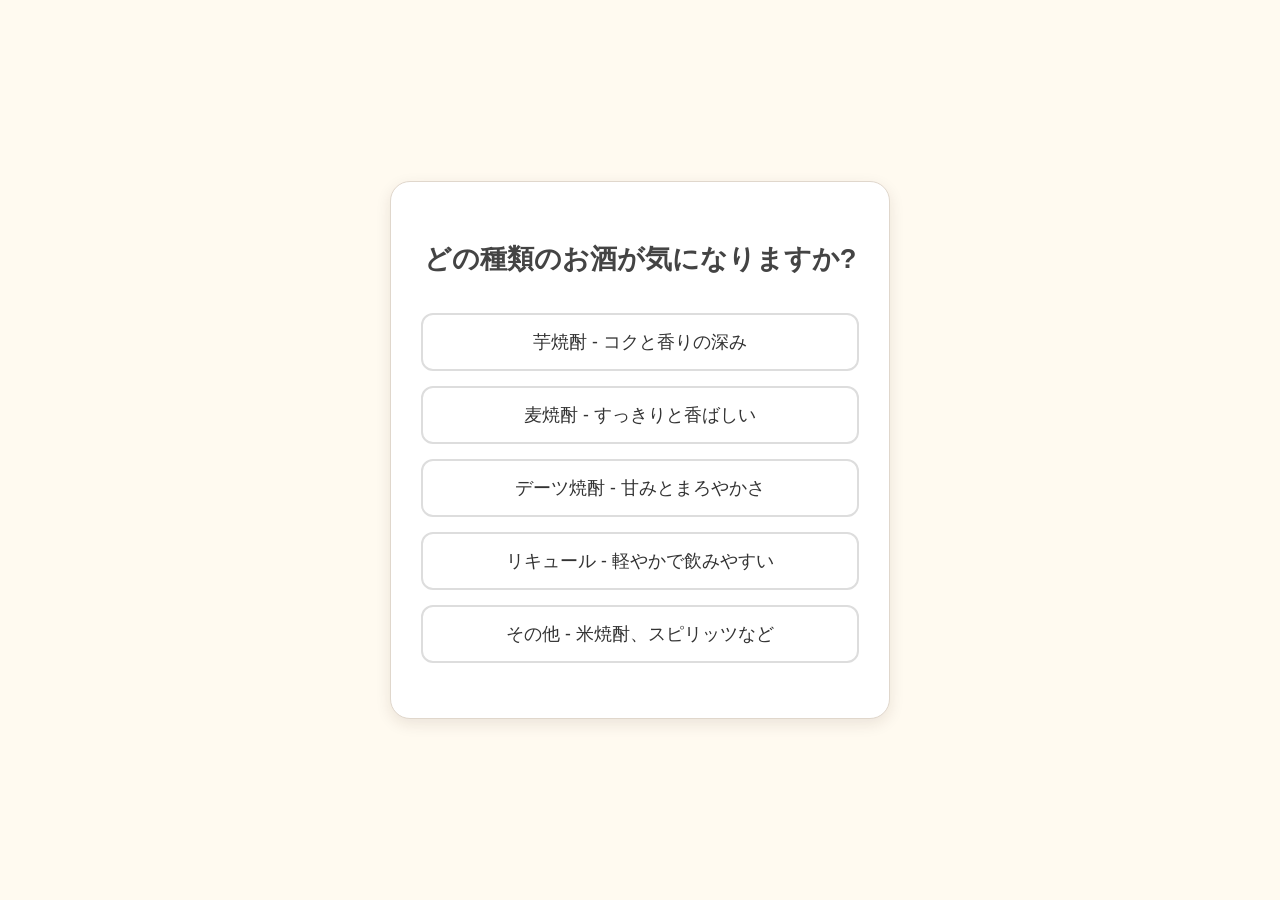
<file: templates/select.html>
<!DOCTYPE html>
<html lang="ja">
<head>
  <meta charset="UTF-8">
  <meta name="viewport" content="width=device-width, initial-scale=1.0">
  <title>おすすめ焼酎診断</title>
  <link rel="stylesheet" href="/static/style.css">
</head>
<body class="index">
  <div class="container">
    <h1>どの種類のお酒が気になりますか?</h1>
    <a class="choice-btn" href="/volume?type=芋焼酎">芋焼酎 - コクと香りの深み</a>
    <a class="choice-btn" href="/volume?type=麦焼酎">麦焼酎 - すっきりと香ばしい</a>
    <a class="choice-btn" href="/volume?type=デーツ焼酎">デーツ焼酎 - 甘みとまろやかさ</a>
    <a class="choice-btn" href="/volume?type=リキュール">リキュール - 軽やかで飲みやすい</a>
    <a class="choice-btn" href="/volume?type=その他">その他 - 米焼酎、スピリッツなど</a>
  </div>
</body>
</html>
</file>
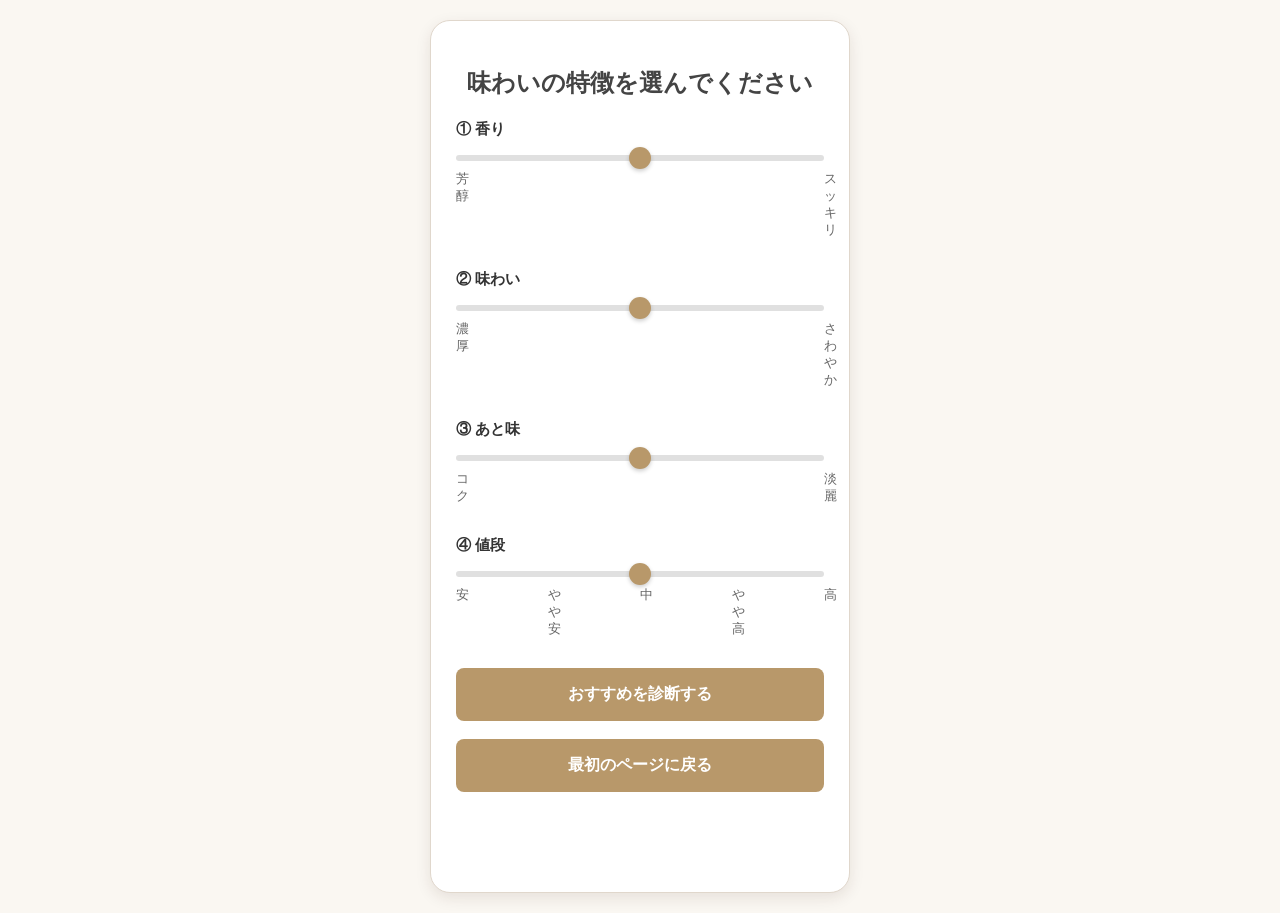
<file: templates/taste.html>
<!DOCTYPE html>
<html lang="ja">
<head>
  <meta charset="UTF-8">
  <meta name="viewport" content="width=device-width, initial-scale=1.0">
  <title>おすすめ焼酎診断</title>
  <link rel="stylesheet" href="/static/style.css">
  <link rel="stylesheet" href="/static/taste_design.css">
</head>
<body class="taste">
  <div class="container">
    <h1 id="title">味わいの特徴を選んでください</h1>

    <div class="question">
      <label for="aroma">① 香り</label>
      <input type="range" id="aroma" class="slider" min="1" max="5" value="3">
      <div class="ticks">
        <span>芳醇</span><span> </span><span> </span><span> </span><span>スッキリ</span>
      </div>
    </div>

    <div class="question">
      <label for="taste">② 味わい</label>
      <input type="range" id="taste" class="slider" min="1" max="5" value="3">
      <div class="ticks">
        <span>濃厚</span><span> </span><span> </span><span> </span><span>さわやか</span>
      </div>
    </div>

    <div class="question">
      <label for="aftertaste">③ あと味</label>
      <input type="range" id="aftertaste" class="slider" min="1" max="5" value="3">
      <div class="ticks">
        <span>コク</span><span> </span><span> </span><span> </span><span>淡麗</span>
      </div>
    </div>

    <div class="question">
      <label for="price">④ 値段</label>
      <input type="range" id="price" class="slider" min="1" max="5" step="1" value="3">
      <div class="ticks">
        <span>安</span><span>やや安</span><span>中</span><span>やや高</span><span>高</span>
      </div>
    </div>

    <button class="btn" onclick="showResult()">おすすめを診断する</button>
    <button class="btn" onclick="goBack()">最初のページに戻る</button>

    <div class="result" id="result"></div>
  </div>

  <script>
    let drinks = [];

    // URLから選んだ種類を取得
    const params = new URLSearchParams(window.location.search);
    const type = params.get("type");
    const volume = params.get("volume");

    if (type) {
      document.getElementById("title").textContent = type + " の味わい診断";
    }

    // 価格スコア（安い→高いを1〜5で平準化）
    function priceToScore(price) {
      const p = Number(price);
      if (p <= 1000) return 1;
      if (p <= 2000) return 2;
      if (p <= 3000) return 3;
      if (p <= 4500) return 4;
      return 5;
    }

    function priceLabel(score) {
      if (score <= 1) return "安い";
      if (score === 2) return "やや安い";
      if (score === 3) return "ふつう";
      if (score === 4) return "やや高い";
      return "高い";
    }

    // JSONから銘柄データを読み込み
    fetch('/static/drinks_data.json')
      .then(res => res.json())
      .then(data => {
        drinks = data.map(d => ({
          ...d,
          price_score: d.price_score ?? priceToScore(d.price),
          imageUrl: `/static/images/${d.image}`,
          link: d.link || ''
        }));
      })
      .catch(err => {
        console.error('データ読み込みに失敗しました', err);
      });

    // 距離を計算して一番近い銘柄を出す
    function showResult() {
      if (!drinks.length) {
        document.getElementById("result").textContent = "データ読み込み中です。少し待ってから再度お試しください。";
        return;
      }

      const aroma = parseInt(document.getElementById("aroma").value);
      const taste = parseInt(document.getElementById("taste").value);
      const aftertaste = parseInt(document.getElementById("aftertaste").value);
      const pricePref = parseInt(document.getElementById("price").value);

      const userVector = [aroma, taste, aftertaste, pricePref];

      // 種類と容量で絞り込み
    let candidates = drinks;

    if (type) {
      candidates = candidates.filter(d => d.type === type || d.種類 === type);
    }

    if (volume && volume !== 'any') {
      if (volume === '100') {
        candidates = candidates.filter(d => Number(d.volume_ml || d.容量_ml || 0) <= 360);
      } else if (volume === '720') {
        candidates = candidates.filter(d => Number(d.volume_ml || d.容量_ml || 0) >= 500 && Number(d.volume_ml || d.容量_ml || 0) <= 900);
      } else if (volume === '1800') {
        candidates = candidates.filter(d => Number(d.volume_ml || d.容量_ml || 0) >= 1800);
      }
    }

      if (candidates.length === 0) {
        document.getElementById("result").textContent = "選択された種類の焼酎は登録されていません。";
        return;
      }

      // パラメータ（香り・味わい・後味・価格帯）が完全一致する商品を抽出
    const matchedDrinks = candidates.filter(d => 
        d.aroma === aroma &&
        d.flavor === taste &&
        d.aftertaste === aftertaste &&
        d.price_score === pricePref
    );

    if (matchedDrinks.length === 0) {
        document.getElementById("result").textContent = "選択した条件に完全一致するお酒は見つかりませんでした。";
        return;
    }

    // 一致した商品をすべて表示する
    document.getElementById("result").innerHTML = matchedDrinks.map(drink => {
        const hasLink = drink.link && drink.link.startsWith('http');
        const linkMarkup = hasLink
            ? `<a class="result-link-button" href="${drink.link}" target="_blank" rel="noopener">商品ページを見る</a>`
            : `<span class="result-link-button disabled">リンク準備中</span>`;

        return `
            <div class="result-item-card" style="margin-bottom: 2rem; border-bottom: 1px solid #ccc; padding-bottom: 1rem;">
                <div class="result-image-container">
                    <img src="${drink.imageUrl}" alt="${drink.name}" class="result-image">
                </div>
                <div class="result-info">
                    <div class="result-name">${drink.name}</div>
                    <div class="result-params">
                        <h3>選択したパラメータ</h3>
                        <div class="param-item">
                            <span class="param-label">香りの強さ</span>
                            <span class="param-value">${aroma} / 5</span>
                        </div>
                        <div class="param-item">
                            <span class="param-label">味わいの濃さ</span>
                            <span class="param-value">${taste} / 5</span>
                        </div>
                        <div class="param-item">
                            <span class="param-label">あと味の余韻</span>
                            <span class="param-value">${aftertaste} / 5</span>
                        </div>
                        <div class="param-item">
                            <span class="param-label">値段</span>
                            <span class="param-value">${pricePref} / 5</span>
                        </div>
                    </div>
                    <div class="result-details">
                        <div class="detail-item">
                            <span class="detail-label">種類</span>
                            <span class="detail-value">${drink.type}</span>
                        </div>
                        <div class="detail-item">
                            <span class="detail-label">価格</span>
                            <span class="detail-value">${drink.price.toLocaleString()}円</span>
                        </div>
                        <div class="detail-item">
                            <span class="detail-label">容量</span>
                            <span class="detail-value">${drink.volume_ml}ml</span>
                        </div>
                        <div class="detail-item">
                            <span class="detail-label">100mlあたりの価格</span>
                            <span class="detail-value">${drink.volume_ml ? Math.round((drink.price / drink.volume_ml) * 100).toLocaleString() : '-'}円</span>
                        </div>
                        <div class="detail-item">
                            <span class="detail-label">アルコール度数</span>
                            <span class="detail-value">${drink.abv}%</span>
                        </div>
                    </div>
                    ${linkMarkup}
                </div>
            </div>
        `;
    }).join('');

    setTimeout(() => {
        document.getElementById("result").scrollIntoView({ behavior: 'smooth', block: 'center' });
    }, 100);
    }

    // 戻るボタン
    function goBack() {
      window.location.href = "/select";
    }
  </script>
</body>
</html>
</file>
<file: static/style.css>
/* 統合スタイルシート */

/* ===== 共通スタイル ===== */
* {
  box-sizing: border-box;
}

body {
  font-family: "Hiragino Sans", "Meiryo", sans-serif;
  margin: 0;
  padding: 20px;
  background-color: #fffaf0; /*ここで元々ベージュだった下の部分の背景が変わる */
  color: #333;
}

body:not(.index):not(.taste):not(.osake) {
  font-family: "Hiragino Mincho ProN", serif;
  background-color: #fffaf0; /*12行目に同じく*/
  color: #333;
}

h1 {
  color: #444;
}

label {
  display: block;
  font-weight: bold;
}

/* ===== home.html用 ===== */
.hero {
  /* バンダナ風（深緑）デザイン */
  background-color: #6b8e23;
  background-image: url("data:image/svg+xml,%3Csvg xmlns='http://w3.org' width='60' height='60' viewBox='0 0 60 60'%3E%3Cg fill='%23ffffff' fill-opacity='0.8'%3E%3Ccircle cx='30' cy='30' r='3'/%3E%3Cpath d='M30,5 C35,15 45,15 45,25 C45,35 35,40 30,40 C25,40 15,35 15,25 C15,15 25,15 30,5 Z' fill='none' stroke='%23ffffff' stroke-width='2'/%3E%3Ccircle cx='30' cy='23' r='2'/%3E%3Ccircle cx='10' cy='10' r='1'/%3E%3Ccircle cx='50' cy='10' r='1'/%3E%3Ccircle cx='10' cy='50' r='1'/%3E%3Ccircle cx='50' cy='50' r='1'/%3E%3C/g%3E%3C/svg%3E");
  background-size: 60px 60px;

  /* 元のレイアウト・文字設定 */
  color: #ffffff; /* 深緑背景に合わせて文字色を白にしています */
  padding: 80px 0;
  text-align: center;
  margin: -20px -20px 0 -20px;
}

.hero h1 {
  font-size: 3em; /* ← ここを変更するとトップページの「あなたに合った～見つけませんか」の部分の文字の大きさを変えられる　元2 */
  margin-bottom: 20px; 
  color: #ffffff; /* ← ここを変更するとトップページの「あなたに合った～見つけませんか」の部分の文字の色を変えられる */
}

.hero p {
  font-size: 2em;　/* ← ここを変更するとトップページの「簡単な質問に答えるだけで～」の部分の文字の大きさを変えられる　元1 */
  line-height: 1.8;
  color: #ffffff;
}

.start-button {
  display: inline-block;
  margin-top: 30px;
  padding: 15px 30px;
  background:	#A0522D; /* ← ここで「診断をはじめる」のボタンの色を変更します */
  color: #fff;
  text-decoration: none;
  font-weight: bold;
}

.start-button:hover {
  opacity: 0.8;
}

main {
  max-width: 900px;
  margin: 0 auto;
  padding: 50px 20px;
}

section {
  margin-bottom: 60px;
}

/* ↓ ここに追加します ↓ */
.about-text {
  font-size: 1.2rem;
  line-height: 1.8;
  margin-bottom: 40px;
}

/* PC（画面幅769px以上）のときだけ文字を大きくする設定 */
@media screen and (min-width: 769px) {
  .about-text {
    font-size: 1.4rem; /* ← ここでPC用の文字の大きさを自由に調整できます */
  }
}

h2 {
  border-left: 5px solid #8b4513; /*ここ変えると「このサイトについて」「診断の流れ」の左側の色が変えられる */
  padding-left: 10px;
  margin-bottom: 20px;
  font-size: 2.1em; /* ここで「このサイトについて」「診断の流れ」の文字の大きさを変えられる（標準は2em程度） */
}

.flow-step {
  background: #fffaf0;
  padding: 20px;
  margin-bottom: 20px;
  border-radius: 8px;
  border: 2px solid #8b4513; /*「診断の流れ」の1から4までの枠の縁取り*/
  text-align: center; /* ← この行を追加して中央揃え */
}

/* ↓ ここから追加 ↓ */
.flow-step h3 {
  font-size: 1.5rem; /* ← ここでお好みの大きさに調整できます */
}

.example {
  margin-top: 10px;
  background: #f3ede5;
  padding: 10px;
  font-size: 0.9em;
}

footer {
  background: #6b8e23; /*ここで「© 井上酒造・櫻の郷酒造」のラベルの色を変えられる*/
  color: #fff;
  text-align: center;
  padding: 20px;
}

.result {
  margin-top: 20px;
  padding: 20px;
  border-radius: 12px;
  font-weight: bold;
  color: #444;
}

/* ===== index.html用 ===== */
body.index {
  background-color: #fffaf0; /*ここで「どの種類のお酒が気になりますか?」の背景色を変えられる*/
  min-height: 100vh;
  display: flex;
  justify-content: center;
  align-items: center;
  padding: 20px;
}

.index .container {
  background: #fff;
  border: 1px solid #e0d7cc;
  border-radius: 20px;
  padding: 40px 30px;
  box-shadow: 0 5px 15px rgba(59, 31, 15, 0.1);
  text-align: center;
  max-width: 500px;
  width: 100%;
}

.index h1 {
  font-size: 1.7em;
  margin-bottom: 35px;
  line-height: 1.4;
}

.choice-btn {
  display: block;
  width: 100%;
  padding: 15px;
  margin: 15px 0;
  background: #fff;
  border: 2px solid #ddd;
  border-radius: 12px;
  font-size: 1.1em;
  cursor: pointer;
  text-decoration: none;
  color: #333;
  transition: all 0.3s;
}

.choice-btn:hover {
  border-color: #b38a4a;
  background: #faf7f2;
  box-shadow: 0 2px 8px rgba(179, 138, 74, 0.3);
}

/* ===== taste.html用 ===== */
body.taste {
  background-color: #faf7f2;
  min-height: 100vh;
  display: flex;
  justify-content: center;
  align-items: center;
}

.taste .container {
  background: #fff;
  border: 1px solid #e0d7cc;
  border-radius: 20px;
  padding: 30px 25px;
  box-shadow: 0 5px 15px rgba(59, 31, 15, 0.1);
  text-align: center;
  max-width: 420px;
  width: 100%;
}

.taste h1 {
  font-size: 1.5em;
  margin-bottom: 20px;
}

.question {
  margin: 20px 0;
  text-align: left;
}

.question label {
  margin-bottom: 8px;
}

.slider {
  width: 100%;
  margin: 10px 0 5px;
}

.ticks {
  display: flex;
  justify-content: space-between;
  font-size: 0.75em;
  color: #999;
  margin-top: 2px;
  margin-bottom: 10px;
  padding: 0 1px;
}

.ticks span {
  flex: 0 0 auto;
  text-align: center;
  width: 0;
  transform: translateX(-50%);
}

.value {
  font-size: 0.9em;
  color: #666;
  text-align: right;
}

.btn {
  display: block;
  width: 100%;
  padding: 14px;
  margin: 18px 0 8px;
  background: #fff;
  border: 2px solid #ddd;
  border-radius: 12px;
  font-size: 1.05em;
  cursor: pointer;
  text-decoration: none;
  color: #333;
  transition: all 0.3s;
}

.btn:hover {
  border-color: #b38a4a;
  background: #faf7f2;
  box-shadow: 0 2px 8px rgba(179, 138, 74, 0.3);
}

.taste .result {
  margin-top: 15px;
}

.result-card {
  background: #faf7f2;
  border: 1px solid #e0d7cc;
  border-radius: 14px;
  padding: 16px;
  box-shadow: 0 4px 12px rgba(59, 31, 15, 0.08);
}

.result-main {
  display: flex;
  gap: 14px;
  align-items: center;
  justify-content: space-between;
}

.result-text {
  flex: 1;
  text-align: left;
}

.result-title {
  font-size: 0.95em;
  color: #7a3e1d;
  margin-bottom: 4px;
}

.result-name {
  font-size: 1.2em;
  font-weight: bold;
  margin-bottom: 10px;
}

.result-info {
  list-style: none;
  padding: 0;
  margin: 0;
  color: #555;
  font-weight: normal;
  line-height: 1.5;
}

.result-img-wrap {
  width: 120px;
  min-width: 120px;
  display: flex;
  align-items: center;
  justify-content: center;
}

.result-image {
  max-width: 100%;
  border-radius: 10px;
  box-shadow: 0 2px 8px rgba(0, 0, 0, 0.12);
  background: #fff;
}

.result-link-wrap {
  margin-top: 10px;
  text-align: left;
}

.result-link {
  display: inline-block;
  padding: 8px 12px;
  border: 1px solid #b38a4a;
  border-radius: 10px;
  background: #ffffff;
  color: #7a3e1d;
  text-decoration: none;
  font-size: 0.9em;
  transition: all 0.2s ease;
}

.result-link:hover {
  background: #faf7f2;
  box-shadow: 0 2px 6px rgba(179, 138, 74, 0.25);
}

.result-link.disabled {
  border-color: #dddddd;
  color: #aaaaaa;
  background: #f7f7f7;
  box-shadow: none;
  cursor: default;
  pointer-events: none;
}

/* ===== mobile tweaks (≤640px) ===== */
@media (max-width: 640px) {
  body.taste {
    padding: 16px;
    align-items: flex-start;
  }

  .taste .container {
    max-width: 480px;
    width: 100%;
    padding: 22px 18px;
    margin: 0 auto;
  }

  .question {
    margin: 16px 0;
  }

  .btn {
    font-size: 1em;
    padding: 14px;
  }

  .result {
    margin-top: 12px;
  }

  .result-card {
    padding: 14px;
  }

  .result-main {
    flex-direction: column;
    gap: 12px;
    align-items: flex-start;
  }

  .result-img-wrap {
    width: 100%;
    min-width: 0;
    justify-content: flex-start;
    margin-top: 4px;
  }

  .result-image {
    max-width: 180px;
    width: 60%;
    min-width: 140px;
  }

  .result-link-wrap {
    text-align: left;
  }
}

/* ===== osake.html用 ===== */
body.osake {
  background: #f9f9f9;
}

.osake h1 {
  text-align: center;
}

.section {
  margin-bottom: 30px;
  padding: 20px;
  background: #fff;
  border-radius: 12px;
  box-shadow: 0 2px 6px rgba(0, 0, 0, 0.1);
}

.section label {
  margin-top: 10px;
}

.osake .result {
  background: #e6ffe6;
  border: 2px solid #66bb6a;
  font-size: 1.2em;
}

/* ==========================================
   スマホ向けレイアウト設定（画面幅 768px 以下）
   ========================================== */
@media screen and (max-width: 768px) {

  /* 1. 全体・外枠の余白調整（画面からはみ出るのを防止） */
  body {
    padding: 10px;
  }
  
  main {
    padding: 20px 10px;
  }

  /* 2. トップ画像（緑のエリア）の調整 */
  .hero {
    padding: 40px 15px;
    margin: -10px -10px 0 -10px;
  }
  .hero h1 {
    font-size: 1.6rem !important; /* スマホ用メインタイトル */
    line-height: 1.4;
  }
  .hero p {
    font-size: 1.0rem !important; /* スマホ用サブテキスト */
    line-height: 1.6;
  }

  /* 3. 見出し（「このサイトについて」「診断の流れ」など） */
  h2 {
    font-size: 1.3rem !important;
    margin-bottom: 15px;
  }

  /* 4. 本文・説明文のサイズ調整 */
  p, body {
    font-size: 0.95rem; /* 基本の文字サイズ（約15px） */
    line-height: 1.6;
  }

  .about-text {
    font-size: 1.0rem !important; /* 「このサイトについて」直下の文字 */
    margin-bottom: 25px;
  }

  /* 5. 診断の流れ（①〜④のカード） */
  .flow-step {
    padding: 15px;
    margin-bottom: 15px;
  }
  .flow-step h3 {
    font-size: 1.1rem !important; /* ステップのタイトル */
  }

  /* 6. ボタンのサイズ調整 */
  .start-button, .btn, a.button {
    display: block;
    width: 100%; /* ボタンをスマホ幅いっぱいに広げて押しやすくする */
    padding: 14px 0;
    font-size: 1.1rem;
    text-align: center;
  }

  /* 7. 画像のサイズ調整 */
  img {
    max-width: 100%;
    height: auto;
  }
}
</file>
<file: static/taste_design.css>
/* 診断結果表示スタイル */

.result-image-container {
    width: 100%;
    max-width: 250px;
    margin: 0 auto 25px;
    background: #f8f8f8;
    border-radius: 12px;
    padding: 20px;
    box-shadow: 0 4px 12px rgba(0, 0, 0, 0.08);
}

.result-image {
    width: 100%;
    height: auto;
    object-fit: contain;
    border-radius: 8px;
}

.result-info {
    background: #fff;
    border-radius: 12px;
    padding: 20px;
    box-shadow: 0 2px 8px rgba(0, 0, 0, 0.06);
    text-align: left;
}

.result-name {
    font-size: 1.3em;
    font-weight: bold;
    color: #333;
    margin-bottom: 20px;
    text-align: center;
    padding-bottom: 15px;
    border-bottom: 2px solid #f0f0f0;
}

.result-params {
    margin-bottom: 20px;
}

.result-params h3 {
    font-size: 0.9em;
    color: #666;
    margin-bottom: 12px;
    font-weight: 600;
}

.param-item {
    display: flex;
    justify-content: space-between;
    align-items: center;
    margin-bottom: 10px;
    font-size: 0.9em;
}

.param-label {
    color: #555;
}

.param-value {
    color: #b8986a;
    font-weight: 600;
}

.result-details {
    display: flex;
    flex-direction: column;
    gap: 12px;
}

.detail-item {
    display: flex;
    justify-content: space-between;
    align-items: center;
    padding: 10px;
    background: #f9f9f9;
    border-radius: 8px;
}

.detail-label {
    color: #666;
    font-size: 0.9em;
}

.detail-value {
    color: #333;
    font-weight: 600;
}

.result-link-button {
    display: block;
    width: 100%;
    padding: 14px;
    margin-top: 20px;
    background: #fff;
    border: 2px solid #b8986a;
    border-radius: 8px;
    color: #b8986a;
    text-decoration: none;
    font-weight: 600;
    text-align: center;
    transition: all 0.3s;
}

.result-link-button:hover {
    background: #b8986a;
    color: #fff;
}

.result-link-button.disabled {
    border-color: #ddd;
    color: #aaa;
    cursor: not-allowed;
    pointer-events: none;
}

.bottle-illustration {
    width: 150px;
    height: 280px;
    margin: 0 auto 40px;
    position: relative;
}

.bottle {
    width: 100%;
    height: 100%;
    display: flex;
    flex-direction: column;
    align-items: center;
}

.bottle-cap {
    width: 45px;
    height: 20px;
    background: linear-gradient(135deg, #b8986a, #d4ba8e);
    border-radius: 4px 4px 0 0;
    border: 2px solid #4a5568;
    border-bottom: none;
}

.bottle-neck {
    width: 35px;
    height: 50px;
    background: transparent;
    border: 2px solid #4a5568;
    border-top: none;
    border-bottom: none;
}

.bottle-body {
    width: 90px;
    height: 210px;
    background: rgba(255, 255, 255, 0.1);
    border: 3px solid #4a5568;
    border-radius: 0 0 8px 8px;
    position: relative;
    display: flex;
    flex-direction: column;
    align-items: center;
    justify-content: center;
    padding: 20px 10px;
}

.bottle-label {
    width: 60px;
    height: 100px;
    background: linear-gradient(135deg, #d4ba8e, #b8986a);
    border: 2px solid #8b7355;
    border-radius: 3px;
    display: flex;
    flex-direction: column;
    align-items: center;
    justify-content: center;
    gap: 8px;
}

.label-box {
    width: 30px;
    height: 50px;
    background: rgba(184, 152, 106, 0.5);
    border: 1px solid #8b7355;
}

.label-lines {
    width: 35px;
    display: flex;
    flex-direction: column;
    gap: 3px;
}

.label-line {
    height: 2px;
    background: #8b7355;
}

.question {
    margin-bottom: 30px;
    text-align: left;
}

.question label {
    display: block;
    font-size: 0.95em;
    color: #333;
    margin-bottom: 5px;
    font-weight: 600;
}

.label-en {
    color: #888;
    font-weight: 400;
    margin-left: 5px;
}

.slider-container {
    position: relative;
    padding: 10px 0;
}

.slider {
    width: 100%;
    height: 6px;
    border-radius: 3px;
    background: linear-gradient(to right, #e0e0e0 0%, #e0e0e0 100%);
    outline: none;
    -webkit-appearance: none;
    appearance: none;
}

.slider::-webkit-slider-thumb {
    -webkit-appearance: none;
    appearance: none;
    width: 22px;
    height: 22px;
    border-radius: 50%;
    background: #b8986a;
    cursor: pointer;
    box-shadow: 0 2px 4px rgba(0, 0, 0, 0.2);
}

.slider::-moz-range-thumb {
    width: 22px;
    height: 22px;
    border-radius: 50%;
    background: #b8986a;
    cursor: pointer;
    border: none;
    box-shadow: 0 2px 4px rgba(0, 0, 0, 0.2);
}

.ticks {
    display: flex;
    justify-content: space-between;
    font-size: 0.8em;
    color: #666;
    margin-top: 5px;
    padding: 0;
}

.ticks span {
    flex: 0 0 auto;
    text-align: center;
}

.btn {
    width: 100%;
    padding: 16px;
    background: #b8986a;
    color: #fff;
    border: none;
    border-radius: 8px;
    font-size: 1em;
    font-weight: 600;
    cursor: pointer;
    transition: all 0.3s;
    margin-bottom: 10px;
}

.btn:hover {
    background: #a68659;
    box-shadow: 0 4px 8px rgba(0, 0, 0, 0.15);
}

.taste .result {
    margin-top: 30px;
    animation: fadeIn 0.5s ease-in;
}

@keyframes fadeIn {
    from {
        opacity: 0;
        transform: translateY(10px);
    }

    to {
        opacity: 1;
        transform: translateY(0);
    }
}

.result-image-container {
    width: 100%;
    max-width: 250px;
    margin: 0 auto 25px;
    background: #f8f8f8;
    border-radius: 12px;
    padding: 20px;
    box-shadow: 0 4px 12px rgba(0, 0, 0, 0.08);
}

.result-image {
    width: 100%;
    height: auto;
    object-fit: contain;
    border-radius: 8px;
}

.result-info {
    background: #fff;
    border-radius: 12px;
    padding: 20px;
    box-shadow: 0 2px 8px rgba(0, 0, 0, 0.06);
    text-align: left;
}

.result-name {
    font-size: 1.3em;
    font-weight: bold;
    color: #333;
    margin-bottom: 20px;
    text-align: center;
    padding-bottom: 15px;
    border-bottom: 2px solid #f0f0f0;
}

.result-params {
    margin-bottom: 20px;
}

.result-params h3 {
    font-size: 0.9em;
    color: #666;
    margin-bottom: 12px;
    font-weight: 600;
}

.param-item {
    display: flex;
    justify-content: space-between;
    align-items: center;
    margin-bottom: 10px;
    font-size: 0.9em;
}

.param-label {
    color: #555;
}

.param-value {
    color: #b8986a;
    font-weight: 600;
}

.result-details {
    display: flex;
    flex-direction: column;
    gap: 12px;
}

.detail-item {
    display: flex;
    justify-content: space-between;
    align-items: center;
    padding: 10px;
    background: #f9f9f9;
    border-radius: 8px;
}

.detail-label {
    color: #666;
    font-size: 0.9em;
}

.detail-value {
    color: #333;
    font-weight: 600;
}

.result-link-button {
    display: block;
    width: 100%;
    padding: 14px;
    margin-top: 20px;
    background: #fff;
    border: 2px solid #b8986a;
    border-radius: 8px;
    color: #b8986a;
    text-decoration: none;
    font-weight: 600;
    text-align: center;
    transition: all 0.3s;
}

.result-link-button:hover {
    background: #b8986a;
    color: #fff;
}

.result-link-button.disabled {
    border-color: #ddd;
    color: #aaa;
    cursor: not-allowed;
    pointer-events: none;
}

@media (max-width: 640px) {
    .taste .container {
        padding: 20px 15px;
    }

    .bottle-illustration {
        width: 120px;
        height: 220px;
        margin-bottom: 30px;
    }

    .result-image-container {
        max-width: 200px;
    }
}
</file>
